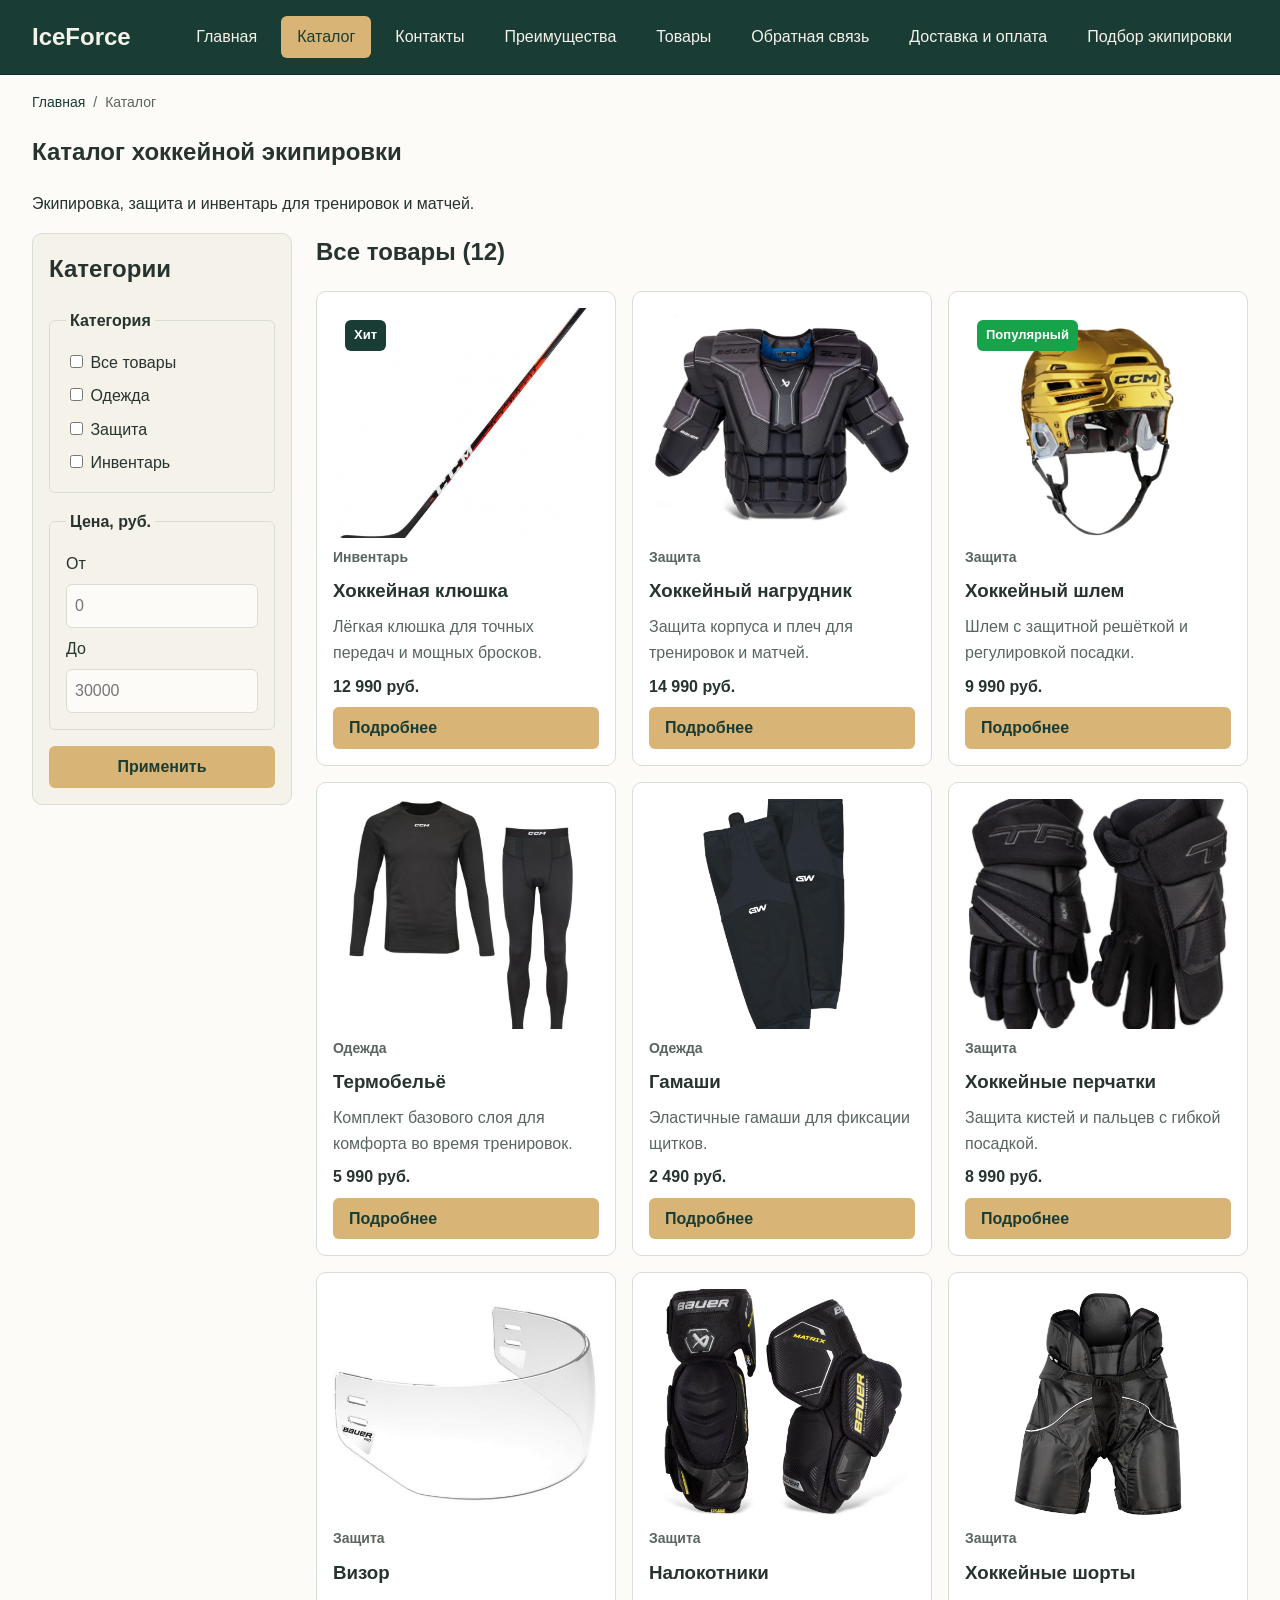
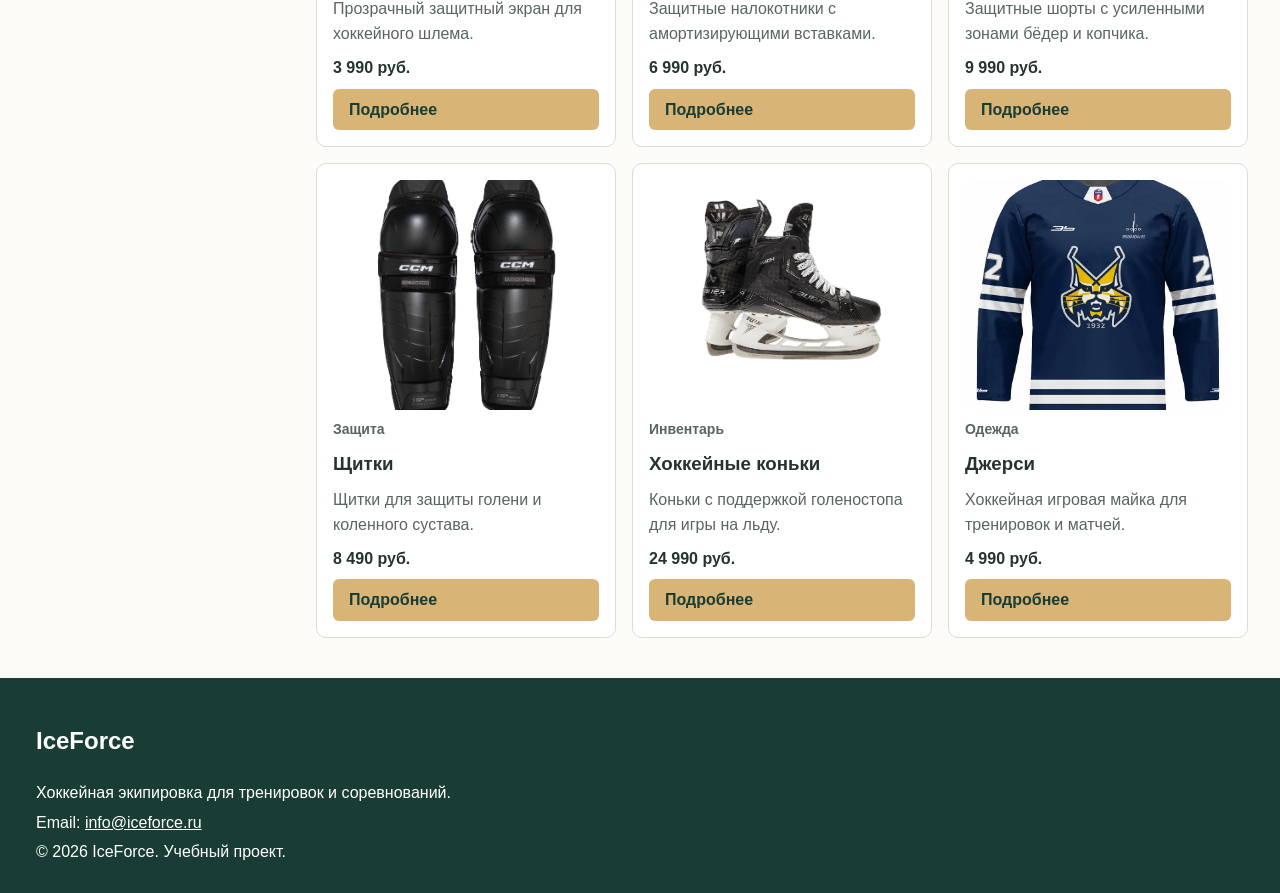
<file: catalog.html>
<!DOCTYPE html>
<html lang="ru">
<head>
  <meta charset="UTF-8">
  <meta name="viewport" content="width=device-width, initial-scale=1.0">
  <title>Каталог — IceForce</title>
  <link rel="stylesheet" href="css/style.css">
</head>
<body>
<header class="site-header">
  <div class="site-header__inner">
    <a class="site-header__logo" href="index.html">IceForce</a>
    <nav class="site-nav" aria-label="Основная навигация">
      <ul class="site-nav__list">
        <li><a class="site-nav__link" href="index.html">Главная</a></li>
        <li><a class="site-nav__link site-nav__link--active" href="catalog.html">Каталог</a></li>
        <li><a class="site-nav__link" href="contacts.html">Контакты</a></li>
        <li><a class="site-nav__link" href="index.html#advantages">Преимущества</a></li>
        <li><a class="site-nav__link" href="index.html#popular">Товары</a></li>
        <li><a class="site-nav__link" href="index.html#contacts">Обратная связь</a></li>
        <li><a class="site-nav__link" href="delivery.html">Доставка и оплата</a></li><li><a class="site-nav__link" href="size-guide.html">Подбор экипировки</a></li>
      </ul>
    </nav>
  </div>
</header>

<main>
  <div class="container">
    <nav class="breadcrumbs" aria-label="Хлебные крошки">
      <a class="breadcrumbs__link" href="index.html">Главная</a>
      <span class="breadcrumbs__current">Каталог</span>
    </nav>

    <section class="catalog-intro">
      <h1>Каталог хоккейной экипировки</h1>
      <p>Экипировка, защита и инвентарь для тренировок и матчей.</p>
    </section>

    <section class="catalog-layout">
      <aside class="catalog-filters">
        <h2>Категории</h2>
        <form class="filters-form" action="catalog.html" method="get">
          <fieldset>
            <legend>Категория</legend>
            <label><input type="checkbox" name="category" value="all"> Все товары</label>
            <label><input type="checkbox" name="category" value="clothing"> Одежда</label>
            <label><input type="checkbox" name="category" value="protection"> Защита</label>
            <label><input type="checkbox" name="category" value="equipment"> Инвентарь</label>
          </fieldset>
          <fieldset>
            <legend>Цена, руб.</legend>
            <label for="price-from">От</label>
            <input id="price-from" name="price-from" type="number" min="0" placeholder="0">
            <label for="price-to">До</label>
            <input id="price-to" name="price-to" type="number" min="0" placeholder="30000">
          </fieldset>
          <button class="button button--primary" type="submit">Применить</button>
        </form>
      </aside>

      <section class="catalog-products">
        <h2>Все товары <span>(12)</span></h2>
        <div class="products-grid">
          <article class="product-card" data-category="equipment" data-price="12990">
            <div class="product-card__image-wrapper"><span class="product-card__badge">Хит</span><img class="product-card__image" src="images/hockey-stick.jpg" alt="Хоккейная клюшка"></div>
            <p class="product-card__category">Инвентарь</p><h3 class="product-card__title">Хоккейная клюшка</h3>
            <p class="product-card__description">Лёгкая клюшка для точных передач и мощных бросков.</p><p class="product-card__price">12 990 руб.</p>
            <a class="button button--primary" href="index.html#popular">Подробнее</a>
          </article>
          <article class="product-card" data-category="protection" data-price="14990">
            <div class="product-card__image-wrapper"><img class="product-card__image" src="images/hockey-chest.jpg" alt="Хоккейный нагрудник"></div>
            <p class="product-card__category">Защита</p><h3 class="product-card__title">Хоккейный нагрудник</h3>
            <p class="product-card__description">Защита корпуса и плеч для тренировок и матчей.</p><p class="product-card__price">14 990 руб.</p>
            <a class="button button--primary" href="index.html#popular">Подробнее</a>
          </article>
          <article class="product-card" data-category="protection" data-price="9990">
            <div class="product-card__image-wrapper"><span class="product-card__badge product-card__badge--new">Популярный</span><img class="product-card__image" src="images/hockey-helmet.jpg" alt="Хоккейный шлем"></div>
            <p class="product-card__category">Защита</p><h3 class="product-card__title">Хоккейный шлем</h3>
            <p class="product-card__description">Шлем с защитной решёткой и регулировкой посадки.</p><p class="product-card__price">9 990 руб.</p>
            <a class="button button--primary" href="index.html#popular">Подробнее</a>
          </article>
          <article class="product-card" data-category="clothing" data-price="5990">
            <div class="product-card__image-wrapper"><img class="product-card__image" src="images/category-thermal.jpg" alt="Хоккейное термобельё"></div>
            <p class="product-card__category">Одежда</p><h3 class="product-card__title">Термобельё</h3>
            <p class="product-card__description">Комплект базового слоя для комфорта во время тренировок.</p><p class="product-card__price">5 990 руб.</p>
            <a class="button button--primary" href="contacts.html">Подробнее</a>
          </article>
          <article class="product-card" data-category="clothing" data-price="2490">
            <div class="product-card__image-wrapper"><img class="product-card__image" src="images/category-gamashi.jpg" alt="Хоккейные гамаши"></div>
            <p class="product-card__category">Одежда</p><h3 class="product-card__title">Гамаши</h3>
            <p class="product-card__description">Эластичные гамаши для фиксации щитков.</p><p class="product-card__price">2 490 руб.</p>
            <a class="button button--primary" href="contacts.html">Подробнее</a>
          </article>
          <article class="product-card" data-category="protection" data-price="8990">
            <div class="product-card__image-wrapper"><img class="product-card__image" src="images/category-gloves.jpg" alt="Хоккейные перчатки"></div>
            <p class="product-card__category">Защита</p><h3 class="product-card__title">Хоккейные перчатки</h3>
            <p class="product-card__description">Защита кистей и пальцев с гибкой посадкой.</p><p class="product-card__price">8 990 руб.</p>
            <a class="button button--primary" href="contacts.html">Подробнее</a>
          </article>
          <article class="product-card" data-category="protection" data-price="3990">
            <div class="product-card__image-wrapper"><img class="product-card__image" src="images/category-visor.jpg" alt="Визор для хоккейного шлема"></div>
            <p class="product-card__category">Защита</p><h3 class="product-card__title">Визор</h3>
            <p class="product-card__description">Прозрачный защитный экран для хоккейного шлема.</p><p class="product-card__price">3 990 руб.</p>
            <a class="button button--primary" href="contacts.html">Подробнее</a>
          </article>
          <article class="product-card" data-category="protection" data-price="6990">
            <div class="product-card__image-wrapper"><img class="product-card__image" src="images/category-elbow-pads.jpg" alt="Хоккейные налокотники"></div>
            <p class="product-card__category">Защита</p><h3 class="product-card__title">Налокотники</h3>
            <p class="product-card__description">Защитные налокотники с амортизирующими вставками.</p><p class="product-card__price">6 990 руб.</p>
            <a class="button button--primary" href="contacts.html">Подробнее</a>
          </article>
          <article class="product-card" data-category="protection" data-price="9990">
            <div class="product-card__image-wrapper"><img class="product-card__image" src="images/category-hockey-shorts.jpg" alt="Хоккейные шорты"></div>
            <p class="product-card__category">Защита</p><h3 class="product-card__title">Хоккейные шорты</h3>
            <p class="product-card__description">Защитные шорты с усиленными зонами бёдер и копчика.</p><p class="product-card__price">9 990 руб.</p>
            <a class="button button--primary" href="contacts.html">Подробнее</a>
          </article>
          <article class="product-card" data-category="protection" data-price="8490">
            <div class="product-card__image-wrapper"><img class="product-card__image" src="images/category-shin-guards.jpg" alt="Хоккейные щитки"></div>
            <p class="product-card__category">Защита</p><h3 class="product-card__title">Щитки</h3>
            <p class="product-card__description">Щитки для защиты голени и коленного сустава.</p><p class="product-card__price">8 490 руб.</p>
            <a class="button button--primary" href="contacts.html">Подробнее</a>
          </article>
          <article class="product-card" data-category="equipment" data-price="24990">
            <div class="product-card__image-wrapper"><img class="product-card__image" src="images/category-skates.jpg" alt="Хоккейные коньки"></div>
            <p class="product-card__category">Инвентарь</p><h3 class="product-card__title">Хоккейные коньки</h3>
            <p class="product-card__description">Коньки с поддержкой голеностопа для игры на льду.</p><p class="product-card__price">24 990 руб.</p>
            <a class="button button--primary" href="contacts.html">Подробнее</a>
          </article>
          <article class="product-card" data-category="clothing" data-price="4990">
            <div class="product-card__image-wrapper"><img class="product-card__image" src="images/category-jersey.jpg" alt="Хоккейный джерси"></div>
            <p class="product-card__category">Одежда</p><h3 class="product-card__title">Джерси</h3>
            <p class="product-card__description">Хоккейная игровая майка для тренировок и матчей.</p><p class="product-card__price">4 990 руб.</p>
            <a class="button button--primary" href="contacts.html">Подробнее</a>
          </article>
        </div>
      </section>
    </section>
  </div>
</main>

<footer class="site-footer" id="contacts">
  <div class="container">
    <h2 class="site-footer__title">IceForce</h2>
    <p>Хоккейная экипировка для тренировок и соревнований.</p>
    <p>Email: <a href="mailto:info@iceforce.ru">info@iceforce.ru</a></p>
    <p class="site-footer__copyright">© 2026 IceForce. Учебный проект.</p>
  </div>
</footer>

<button class="scroll-top" id="scroll-top" type="button">Наверх</button>
<script src="js/main.js" defer></script>
<script src="js/size-feature.js" defer></script>
</body>
</html>
</file>
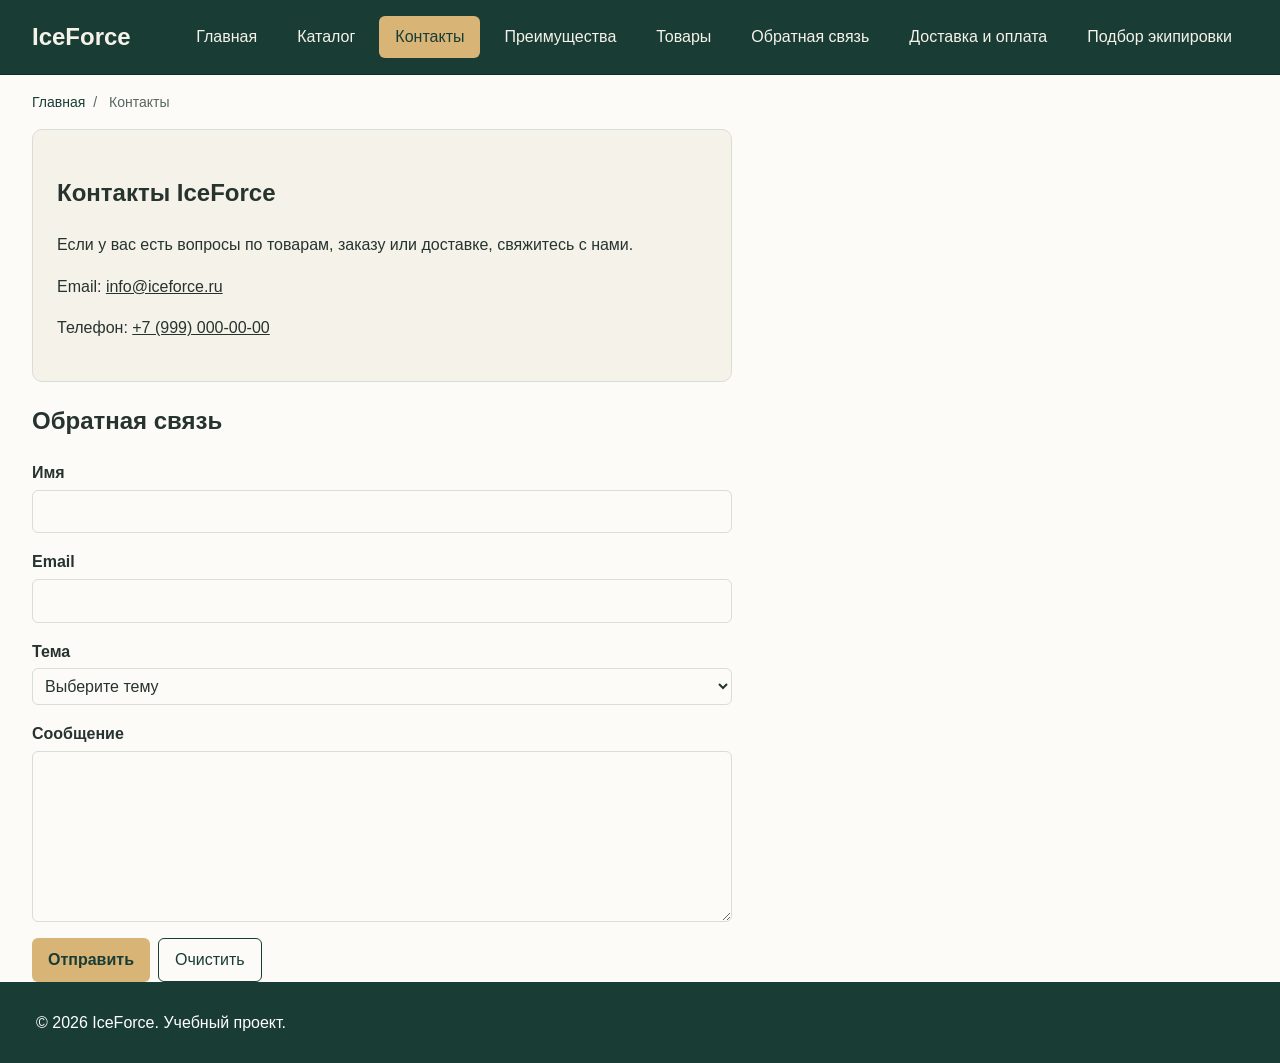
<file: contacts.html>
<!DOCTYPE html>
<html lang="ru">

<head>

    <meta charset="UTF-8">

    <meta
        name="viewport"
        content="width=device-width, initial-scale=1.0"
    >

    <title>Контакты — IceForce</title>

    <link
        rel="stylesheet"
        href="css/style.css"
    >

</head>


<body>

<header class="site-header">

    <div class="site-header__inner">

        <a
            class="site-header__logo"
            href="index.html"
        >
            IceForce
        </a>


        <nav
            class="site-nav"
            aria-label="Основная навигация"
        >

            <ul class="site-nav__list">

                <li>
                    <a
                        class="site-nav__link"
                        href="index.html"
                    >
                        Главная
                    </a>
                </li>

                <li>
                    <a
                        class="site-nav__link"
                        href="catalog.html"
                    >
                        Каталог
                    </a>
                </li>

                <li>
                    <a
                        class="site-nav__link site-nav__link--active"
                        href="contacts.html"
                    >
                        Контакты
                    </a>
                </li>

                <li>
                    <a
                        class="site-nav__link"
                        href="index.html#advantages"
                    >
                        Преимущества
                    </a>
                </li>

                <li>
                    <a
                        class="site-nav__link"
                        href="index.html#popular"
                    >
                        Товары
                    </a>
                </li>

                <li>
                    <a
                        class="site-nav__link"
                        href="index.html#contacts"
                    >
                        Обратная связь
                    </a>
                </li>
                <li><a class="site-nav__link" href="delivery.html">Доставка и оплата</a></li>
                <li><a class="site-nav__link" href="size-guide.html">Подбор экипировки</a></li>

            </ul>

        </nav>

    </div>

</header>


<main>

    <div class="container">

        <nav
            class="breadcrumbs"
            aria-label="Хлебные крошки"
        >

            <a
                class="breadcrumbs__link"
                href="index.html"
            >
                Главная
            </a>

            <span class="breadcrumbs__current">
                Контакты
            </span>

        </nav>


        <section class="contacts-info">

            <h1>
                Контакты IceForce
            </h1>

            <p>
                Если у вас есть вопросы по товарам,
                заказу или доставке, свяжитесь с нами.
            </p>

            <p>
                Email:
                <a href="mailto:info@iceforce.ru">
                    info@iceforce.ru
                </a>
            </p>

            <p>
                Телефон:
                <a href="tel:+79990000000">
                    +7 (999) 000-00-00
                </a>
            </p>

        </section>


        <section class="feedback">

            <h2>
                Обратная связь
            </h2>


            <form
                class="order-form"
                action="#"
                method="post"
            >

                <div class="order-form__field">

                    <label
                        class="order-form__label"
                        for="contact-name"
                    >
                        Имя
                    </label>

                    <input
                        class="order-form__input"
                        id="contact-name"
                        name="name"
                        type="text"
                        required
                    >

                </div>


                <div class="order-form__field">

                    <label
                        class="order-form__label"
                        for="contact-email"
                    >
                        Email
                    </label>

                    <input
                        class="order-form__input"
                        id="contact-email"
                        name="email"
                        type="email"
                        required
                    >

                </div>


                <div class="order-form__field">

                    <label
                        class="order-form__label"
                        for="contact-topic"
                    >
                        Тема
                    </label>

                    <select
                        class="order-form__select"
                        id="contact-topic"
                        name="topic"
                        required
                    >

                        <option value="">
                            Выберите тему
                        </option>

                        <option value="product">
                            Вопрос о товаре
                        </option>

                        <option value="order">
                            Заказ
                        </option>

                        <option value="delivery">
                            Доставка
                        </option>

                    </select>

                </div>


                <div class="order-form__field">

                    <label
                        class="order-form__label"
                        for="contact-message"
                    >
                        Сообщение
                    </label>

                    <textarea
                        class="order-form__textarea"
                        id="contact-message"
                        name="message"
                        rows="6"
                        required
                    ></textarea>

                </div>


                <div class="order-form__actions">

                    <button
                        class="button button--primary"
                        type="submit"
                    >
                        Отправить
                    </button>

                    <button
                        class="button button--secondary"
                        type="reset"
                    >
                        Очистить
                    </button>

                </div>

            </form>

        </section>

    </div>

</main>


<footer class="site-footer">

    <div class="container">

        <p>
            © 2026 IceForce. Учебный проект.
        </p>

    </div>

</footer>


<button
    class="scroll-top"
    id="scroll-top"
    type="button"
>
    Наверх
</button>


<script
    src="js/main.js"
    defer
></script>

</body>
</html>
</file>
<file: css/style.css>
:root {
  --color-primary: #2563eb;
  --color-primary-dark: #1d4ed8;
  --color-danger: #dc2626;
  --color-text: #1f2937;
  --color-muted: #6b7280;
  --color-bg: #ffffff;
  --color-bg-secondary: #f3f4f6;
  --color-border: #d1d5db;
  --color-white: #ffffff;

  --space-xs: 4px;
  --space-sm: 8px;
  --space-md: 16px;
  --space-lg: 24px;
  --space-xl: 40px;

  --radius-sm: 6px;
  --radius-md: 10px;
  --radius-lg: 16px;

  --container-width: 1500px;
}

* {
  box-sizing: border-box;
}

html {
  scroll-behavior: smooth;
}

body {
  margin: 0;
  color: var(--color-text);
  background-color: var(--color-bg);
  font-family: Arial, sans-serif;
  line-height: 1.6;
}

a {
  color: inherit;
}

img {
  max-width: 100%;
  height: auto;
}

button,
input,
select,
textarea {
  font: inherit;
}

/* ===============================
   Header
   =============================== */

.site-header {
  background-color: var(--color-bg-secondary);
  border-bottom: 1px solid var(--color-border);
}

.site-header__inner {
  width: min(calc(100% - 32px), var(--container-width));
  max-width: var(--container-width);
  margin: 0 auto;
  padding: var(--space-md);
  display: flex;
  align-items: center;
  justify-content: space-between;
  gap: var(--space-lg);
}

.site-header__logo {
  color: var(--color-primary);
  font-size: 24px;
  font-weight: 700;
  text-decoration: none;
}

.site-header__logo:hover {
  color: var(--color-primary-dark);
}

/* ===============================
   Navigation
   =============================== */

.site-nav__list {
  display: flex;
  flex-wrap: wrap;
  align-items: center;
  justify-content: flex-end;
  gap: var(--space-sm);
  margin: 0;
  padding: 0;
  list-style: none;
}

.site-nav__link {
  display: block;
  padding: var(--space-sm) var(--space-md);
  border-radius: var(--radius-sm);
  color: var(--color-text);
  text-decoration: none;
}

.site-nav__link:hover {
  color: var(--color-primary);
  background-color: #e5e7eb;
}

.site-nav__link:focus-visible {
  outline: 2px solid var(--color-primary);
  outline-offset: 3px;
}

.site-nav__link--active {
  color: var(--color-white);
  background-color: var(--color-primary);
}

/* ===============================
   Main
   =============================== */

main {
  width: 100%;
  max-width: var(--container-width);
  margin: 0 auto;
  padding: 0 var(--space-md);
}

.section {
  padding: var(--space-xl) 0;
}

.section h1,
.section h2 {
  margin-top: 0;
}

/* ===============================
   Hero
   =============================== */

.hero {
  margin: var(--space-lg) 0;
  padding: 60px var(--space-lg);
  min-height: 260px;
  display: flex;
  align-items: center;
  justify-content: center;
  border-radius: var(--radius-lg);
  background-image:
    linear-gradient(rgba(255, 255, 255, 0.48), rgba(255, 255, 255, 0.48)),
    url("../images/hero-background.jpg");
  background-size: cover;
  background-position: center;
  background-repeat: no-repeat;
  text-align: center;
}

.hero__content {
  max-width: 760px;
  margin: 0 auto;
}

.hero h1 {
  margin-top: 0;
  margin-bottom: var(--space-md);
  font-size: 40px;
}

.hero p {
  margin-bottom: var(--space-lg);
  color: var(--color-muted);
  font-size: 18px;
}

/* ===============================
   Advantages
   =============================== */

.advantages-grid {
  display: grid;
  grid-template-columns: repeat(3, 1fr);
  gap: var(--space-md);
}

.advantage-card {
  padding: var(--space-lg);
  border: 1px solid var(--color-border);
  border-radius: var(--radius-md);
  background-color: var(--color-bg);
}

.advantage-card h3 {
  margin-top: 0;
}

.advantage-card p {
  margin-bottom: 0;
  color: var(--color-muted);
}

/* ===============================
   Products
   =============================== */

.products-grid {
  display: grid;
  grid-template-columns: repeat(3, 1fr);
  gap: var(--space-md);
}

.product-card {
  display: flex;
  flex-direction: column;
  gap: var(--space-sm);
  padding: var(--space-md);
  border: 1px solid var(--color-border);
  border-radius: var(--radius-md);
  background-color: var(--color-bg);
}

.product-card:hover {
  border-color: var(--color-primary);
}

.product-card--featured {
  border-color: var(--color-primary);
}

.product-card--discount {
  border-color: var(--color-danger);
}

.product-card__title {
  margin: 0;
  color: var(--color-text);
}

.product-card__description {
  margin: 0;
  color: var(--color-muted);
}

.product-card__price {
  margin: 0;
  font-weight: 700;
}

.product-card--discount .product-card__price {
  color: var(--color-danger);
}

.product-card__button {
  margin-top: auto;
  align-self: flex-start;
}

/* ===============================
   Buttons
   =============================== */

.button {
  display: inline-block;
  padding: var(--space-sm) var(--space-md);
  border: none;
  border-radius: var(--radius-sm);
  font: inherit;
  text-decoration: none;
  cursor: pointer;
}

.button--primary {
  color: var(--color-white);
  background-color: var(--color-primary);
}

.button--primary:hover {
  background-color: var(--color-primary-dark);
}

.button--secondary {
  color: var(--color-primary);
  background-color: transparent;
  border: 1px solid var(--color-primary);
}

.button--secondary:hover {
  color: var(--color-white);
  background-color: var(--color-primary);
}

.button:focus-visible {
  outline: 2px solid var(--color-primary);
  outline-offset: 3px;
}

.button:disabled,
.button--disabled {
  opacity: 0.6;
  cursor: not-allowed;
}

/* ===============================
   Info block
   =============================== */

.info-block {
  margin: var(--space-xl) 0;
  padding: var(--space-lg);
  border-left: 4px solid var(--color-primary);
  background-color: var(--color-bg-secondary);
}

.info-block h2 {
  margin-top: 0;
}

/* ===============================
   Breadcrumbs
   =============================== */

.breadcrumbs {
  display: flex;
  flex-wrap: wrap;
  gap: var(--space-sm);
  margin: var(--space-md) 0;
  font-size: 14px;
}

.breadcrumbs__link {
  color: var(--color-primary);
  text-decoration: none;
}

.breadcrumbs__link:hover {
  text-decoration: underline;
}

.breadcrumbs__current {
  color: var(--color-muted);
}

.breadcrumbs__current::before {
  content: "/";
  margin-right: var(--space-sm);
}

/* ===============================
   Catalog
   =============================== */

.catalog-layout {
  display: grid;
  grid-template-columns: 260px 1fr;
  gap: var(--space-lg);
  padding-bottom: var(--space-xl);
}

.catalog-filters {
  align-self: start;
  padding: var(--space-md);
  border: 1px solid var(--color-border);
  border-radius: var(--radius-md);
  background-color: var(--color-bg-secondary);
}

.catalog-filters h2 {
  margin-top: 0;
}

.filters-form {
  display: flex;
  flex-direction: column;
  gap: var(--space-md);
}

.filters-form fieldset {
  display: flex;
  flex-direction: column;
  gap: var(--space-sm);
  margin: 0;
  padding: var(--space-md);
  border: 1px solid var(--color-border);
  border-radius: var(--radius-sm);
}

.filters-form legend {
  padding: 0 var(--space-xs);
  font-weight: 700;
}

.filters-form input[type="number"] {
  width: 100%;
  padding: var(--space-sm);
  border: 1px solid var(--color-border);
  border-radius: var(--radius-sm);
  background-color: var(--color-bg);
}

.catalog-products h2 {
  margin-top: 0;
}

/* ===============================
   Forms
   =============================== */

.order-form {
  display: flex;
  flex-direction: column;
  gap: var(--space-md);
  max-width: 700px;
}

.order-form__field {
  display: flex;
  flex-direction: column;
  gap: var(--space-xs);
}

.order-form__label {
  font-weight: 700;
}

.order-form__input,
.order-form__select,
.order-form__textarea {
  width: 100%;
  padding: var(--space-sm);
  border: 1px solid var(--color-border);
  border-radius: var(--radius-sm);
  background-color: var(--color-bg);
  color: var(--color-text);
}

.order-form__textarea {
  resize: vertical;
  min-height: 120px;
}

.order-form__input:focus,
.order-form__select:focus,
.order-form__textarea:focus {
  border-color: var(--color-primary);
  outline: 2px solid rgba(37, 99, 235, 0.2);
}

.order-form__checkbox {
  display: flex;
  align-items: flex-start;
  gap: var(--space-sm);
  cursor: pointer;
}

.order-form__checkbox input {
  margin-top: 5px;
}

.order-form__actions {
  display: flex;
  flex-wrap: wrap;
  gap: var(--space-sm);
}

/* ===============================
   Order dialog
   =============================== */

.order-dialog {
  width: min(600px, calc(100% - 32px));
  padding: 0;
  border: none;
  border-radius: var(--radius-lg);
  background-color: var(--color-bg);
  box-shadow: 0 20px 50px rgba(0, 0, 0, 0.25);
}

.order-dialog::backdrop {
  background-color: rgba(0, 0, 0, 0.55);
}

.order-dialog__content {
  position: relative;
  padding: var(--space-lg);
}

.order-dialog__title {
  margin-top: 0;
  padding-right: 40px;
}

.order-dialog__close {
  position: absolute;
  top: var(--space-md);
  right: var(--space-md);
  width: 36px;
  height: 36px;
  border: none;
  border-radius: 50%;
  background-color: transparent;
  font-size: 28px;
  line-height: 1;
  cursor: pointer;
}

.order-dialog__close:hover {
  background-color: var(--color-bg-secondary);
}

.order-dialog__close:focus-visible {
  outline: 2px solid var(--color-primary);
  outline-offset: 3px;
}

/* ===============================
   Success message
   =============================== */

.success-message {
  position: fixed;
  right: var(--space-lg);
  bottom: var(--space-lg);
  z-index: 20;
  padding: var(--space-md) var(--space-lg);
  border-radius: var(--radius-md);
  color: var(--color-white);
  background-color: #16a34a;
  box-shadow: 0 10px 30px rgba(0, 0, 0, 0.2);
}

.success-message p {
  margin: 0;
}

/* ===============================
   Contacts
   =============================== */

.contacts-info {
  max-width: 700px;
  padding: var(--space-lg);
  border: 1px solid var(--color-border);
  border-radius: var(--radius-md);
  background-color: var(--color-bg-secondary);
}

/* ===============================
   Footer
   =============================== */

.site-footer {
  margin-top: var(--space-xl);
  padding: var(--space-lg) var(--space-md);
  color: var(--color-white);
  background-color: #111827;
}

.site-footer__inner {
  max-width: var(--container-width);
  margin: 0 auto;
}

.site-footer p {
  margin: var(--space-xs) 0;
}

/* ===============================
   Scroll top
   =============================== */

.scroll-top {
  position: fixed;
  right: 24px;
  bottom: 24px;
  display: none;
  padding: var(--space-sm) var(--space-md);
  color: var(--color-white);
  background-color: var(--color-primary);
  border: none;
  border-radius: var(--radius-sm);
  cursor: pointer;
  z-index: 10;
}

.scroll-top:hover {
  background-color: var(--color-primary-dark);
}

.scroll-top:focus-visible {
  outline: 2px solid var(--color-primary);
  outline-offset: 3px;
}

.scroll-top--visible {
  display: block;
}

/* ===============================
   Responsive
   =============================== */

@media (max-width: 900px) {

  .site-header__inner {
    flex-direction: column;
    align-items: stretch;
  }

  .site-header__logo {
    text-align: center;
  }

  .site-nav__list {
    justify-content: center;
  }

  .advantages-grid {
    grid-template-columns: 1fr;
  }

  .products-grid {
    grid-template-columns: repeat(2, 1fr);
  }

  .catalog-layout {
    grid-template-columns: 1fr;
  }

}

@media (max-width: 600px) {

  .hero {
    padding: 40px var(--space-md);
  }

  .hero h1 {
    font-size: 30px;
  }

  .site-nav__list {
    flex-direction: column;
    align-items: stretch;
  }

  .site-nav__link {
    text-align: center;
  }

  .products-grid {
    grid-template-columns: 1fr;
  }

  .order-form__actions {
    flex-direction: column;
  }

  .order-form__actions .button {
    width: 100%;
  }

  .scroll-top {
    right: 16px;
    bottom: 16px;
  }

}

.product-card__image-wrapper {
    position: relative;
    overflow: hidden;
    border-radius: var(--radius-md);
    background-color: var(--color-bg-secondary);
}

.product-card__image {
    display: block;
    width: 100%;
    height: 230px;
    object-fit: cover;
}

.product-card__badge {
    position: absolute;
    top: 12px;
    left: 12px;
    z-index: 1;

    display: inline-block;
    padding: 5px 9px;

    border-radius: var(--radius-sm);

    color: var(--color-white);
    background-color: var(--color-primary);

    font-size: 13px;
    font-weight: 700;
}

.product-card__badge--new {
    background-color: #16a34a;
}

.product-card__badge--discount {
    background-color: var(--color-danger);
}

.product-card__category {
    margin: 0;

    color: var(--color-muted);

    font-size: 14px;
    font-weight: 600;
}

@media (max-width: 520px) {
    .product-card__image {
        height: 210px;
    }
}


/* Общие настройки размеров */
*,
*::before,
*::after {
  box-sizing: border-box;
}

/* Страница занимает всю высоту окна */
html {
  min-height: 100%;
}

body {
  min-height: 100vh;
  margin: 0;
  display: flex;
  flex-direction: column;
}

/* Основное содержимое растягивает страницу до футера */
main {
  flex: 1 0 auto;
  min-width: 0;
}

/* Футер */
.site-footer {
  width: 100%;
  flex-shrink: 0;
  margin-top: auto;
  padding: 24px 20px;
}

.site-footer__inner {
  width: 100%;
  max-width: var(--container-width);
  margin: 0 auto;
  display: flex;
  align-items: center;
  justify-content: space-between;
  flex-wrap: wrap;
  gap: 16px 24px;
}

.site-footer__text {
  margin: 0;
  min-width: 0;
  overflow-wrap: anywhere;
}

.site-footer__links {
  display: flex;
  flex-wrap: wrap;
  align-items: center;
  gap: 12px 20px;
  min-width: 0;
}

.site-footer__links a {
  overflow-wrap: anywhere;
}

/* Планшеты и уменьшенный масштаб */
@media (max-width: 768px) {
  .site-footer {
    padding: 20px 16px;
  }

  .site-footer__inner {
    flex-direction: column;
    align-items: flex-start;
  }

  .site-footer__links {
    max-width: 100%;
  }
}

/* Узкие экраны */
@media (max-width: 480px) {
  .site-footer {
    padding: 16px 12px;
  }

  .site-footer__links {
    flex-direction: column;
    align-items: flex-start;
    gap: 10px;
  }
}



/* Layout for the advantage cards used by index.html */
.advantages__grid {
  display: grid;
  grid-template-columns: repeat(3, minmax(0, 1fr));
  gap: var(--space-md);
}

.advantage {
  min-width: 0;
  padding: var(--space-lg);
  border: 1px solid var(--color-border);
  border-radius: var(--radius-md);
  background: var(--color-bg);
}

.advantage__title {
  margin-top: 0;
}

.advantage__text {
  margin-bottom: 0;
  color: var(--color-muted);
}

.container {
  width: min(calc(100% - 32px), var(--container-width));
  margin-left: auto;
  margin-right: auto;
}

@media (max-width: 760px) {
  .advantages__grid {
    grid-template-columns: 1fr;
  }
}

/* ===============================
   Компактные горизонтальные карусели категорий
   =============================== */
.category-featured,
.category-slider-section {
  padding-top: var(--space-xl);
  padding-bottom: var(--space-xl);
  min-width: 0;
}

.category-section__heading {
  margin-bottom: var(--space-lg);
}

.category-section__description {
  margin: 0;
  color: var(--color-muted);
}

.category-carousel-controls {
  display: flex;
  justify-content: flex-end;
  gap: 10px;
  margin: 0 0 12px;
}

.category-arrow {
  display: inline-flex;
  align-items: center;
  justify-content: center;
  width: 42px;
  height: 42px;
  border: 1px solid var(--color-border);
  border-radius: 50%;
  background: var(--color-bg);
  color: var(--color-text);
  font-size: 28px;
  line-height: 1;
  cursor: pointer;
  transition: background 160ms ease, color 160ms ease, border-color 160ms ease;
}

.category-arrow:hover:not(:disabled) {
  background: var(--color-primary);
  border-color: var(--color-primary);
  color: #fff;
}

.category-arrow:disabled {
  opacity: .35;
  cursor: default;
}

.category-arrow:focus-visible,
.category-carousel:focus-visible,
.category-slider:focus-visible {
  outline: 3px solid var(--color-primary);
  outline-offset: 3px;
}

.category-carousel,
.category-slider {
  display: flex;
  gap: var(--space-md);
  width: 100%;
  min-width: 0;
  overflow-x: auto;
  overflow-y: hidden;
  padding: 4px 4px 14px;
  scroll-snap-type: x mandatory;
  scroll-behavior: smooth;
  overscroll-behavior-x: contain;
  -webkit-overflow-scrolling: touch;
  scrollbar-width: thin;
  scrollbar-color: var(--color-border) var(--color-bg-secondary);
}

.category-carousel::-webkit-scrollbar,
.category-slider::-webkit-scrollbar { height: 7px; }
.category-carousel::-webkit-scrollbar-thumb,
.category-slider::-webkit-scrollbar-thumb {
  background: var(--color-border);
  border-radius: 999px;
}
.category-carousel::-webkit-scrollbar-track,
.category-slider::-webkit-scrollbar-track {
  background: var(--color-bg-secondary);
  border-radius: 999px;
}

.category-grid {
  display: flex;
  flex: 0 0 auto;
  gap: var(--space-md);
  min-width: 0;
}

.category-card {
  display: flex;
  flex: 0 0 300px;
  flex-direction: column;
  min-width: 0;
  overflow: hidden;
  aspect-ratio: 1 / 1;
  border: 1px solid var(--color-border);
  border-radius: var(--radius-lg);
  background: var(--color-bg-secondary);
  color: var(--color-text);
  text-decoration: none;
  scroll-snap-align: start;
  transition: transform 180ms ease, border-color 180ms ease, box-shadow 180ms ease;
}

.category-card:hover,
.category-slide:hover {
  transform: translateY(-2px);
  border-color: var(--color-primary);
  box-shadow: 0 8px 22px rgba(0, 0, 0, .07);
}

.category-card:focus-visible,
.category-slide:focus-visible {
  outline: 3px solid var(--color-primary);
  outline-offset: 3px;
}

.category-card__image {
  display: block;
  width: 100%;
  height: 62%;
  min-height: 0;
  object-fit: contain;
  padding: var(--space-md);
  background: var(--color-bg-secondary);
}

.category-card__content {
  display: flex;
  flex: 1;
  flex-direction: column;
  align-items: flex-start;
  min-height: 0;
  padding: 0 var(--space-md) var(--space-md);
}

.category-card__title,
.category-slide__title {
  margin: 0 0 var(--space-xs);
  font-size: 19px;
  line-height: 1.25;
}

.category-card__description {
  margin: 0 0 var(--space-sm);
  color: var(--color-muted);
  font-size: 13px;
  line-height: 1.4;
}

.category-card__link,
.category-slide__link {
  margin-top: auto;
  color: var(--color-primary);
  font-weight: 700;
  font-size: 13px;
}

.category-slider-section__heading {
  display: flex;
  align-items: flex-end;
  justify-content: space-between;
  gap: var(--space-md);
}

.category-slider {
  display: flex;
}

.category-slide {
  display: flex;
  flex: 0 0 220px;
  flex-direction: column;
  min-width: 0;
  padding: var(--space-md);
  border: 1px solid var(--color-border);
  border-radius: var(--radius-lg);
  background: var(--color-bg);
  color: var(--color-text);
  text-decoration: none;
  scroll-snap-align: start;
  transition: border-color 180ms ease, transform 180ms ease, box-shadow 180ms ease;
}

.category-slide__image {
  display: block;
  width: 100%;
  aspect-ratio: 1 / 1;
  margin-bottom: var(--space-md);
  border-radius: var(--radius-md);
  background: var(--color-bg-secondary);
  object-fit: contain;
}

.category-slide__title { font-size: 17px; }
.category-slide__link { margin-top: var(--space-sm); }

@media (max-width: 700px) {
  .category-card { flex-basis: 235px; }
  .category-slide { flex-basis: 190px; }
  .category-arrow { width: 38px; height: 38px; }
}

@media (max-width: 480px) {
  .category-card { flex-basis: 78vw; max-width: 280px; }
  .category-slide { flex-basis: 72vw; max-width: 230px; }
  .category-section__heading { margin-bottom: var(--space-md); }
  .category-slider-section__heading { align-items: flex-start; }
}

@media (min-width: 1500px) {
  .hero h1, .hero__title { font-size: clamp(36px, 2.5vw, 44px); }
}


/* ===== Новая цветовая тема IceForce ===== */

:root {
  --color-primary: #193D35;
  --color-primary-dark: #102D27;
  --color-danger: #B94A48;
  --color-text: #26332F;
  --color-muted: #59665F;
  --color-bg: #FCFBF7;
  --color-bg-secondary: #F5F2E9;
  --color-border: #D8DED5;
  --color-white: #FFFFFF;
}

/* Шапка и логотип */
.site-header {
  background-color: #193D35;
  border-bottom-color: #102D27;
}

.site-header__logo,
.site-header__logo:hover {
  color: #F5F2E9;
}

.site-nav__link {
  color: #F5F2E9;
}

.site-nav__link:hover {
  color: #193D35;
  background-color: #E5E9DF;
}

.site-nav__link--active {
  color: #193D35;
  background-color: #D9B477;
}

/* Первый экран: контрастный текст поверх фотографии */
.hero {
  background-image:
    linear-gradient(
      rgba(15, 39, 33, 0.68),
      rgba(15, 39, 33, 0.68)
    ),
    url("../images/hero-background.jpg");
  background-size: cover;
  background-position: center;
}

.hero h1 {
  color: #FFFFFF;
}

.hero p {
  color: #FFFFFF;
}

/* Главная кнопка */
.button--primary {
  color: #193D35;
  background-color: #D9B477;
  font-weight: 700;
}

.button--primary:hover {
  color: #193D35;
  background-color: #E8C993;
}

/* Карточки товаров */
.product-card,
.advantage,
.category-card {
  background-color: #FFFFFF;
}

.product-card,
.advantage {
  border-color: #D8DED5;
}

.product-card:hover,
.product-card--featured {
  border-color: #C77B45;
}

/* Блоки фильтров и информации */
.catalog-filters,
.contacts-info,
.info-block {
  background-color: #F5F2E9;
}

/* Нижняя часть сайта */
.site-footer {
  background-color: #193D35;
  color: #FFFFFF;
}

/* Выделение элементов при наведении */
.category-arrow:hover:not(:disabled) {
  background-color: #193D35;
  border-color: #193D35;
  color: #FFFFFF;
}


/* ===== Премиальные карточки преимуществ IceForce ===== */

.advantage {
  position: relative;
  overflow: hidden;
  padding: 27px 25px 25px 28px;
  background: linear-gradient(
    135deg,
    #FFFFFF 0%,
    #F7F5EE 100%
  );
  border: 1px solid #D9DED5;
  border-radius: 10px;
  box-shadow: 0 4px 14px rgba(25, 61, 53, 0.045);
  transition:
    transform 0.25s ease,
    box-shadow 0.25s ease,
    border-color 0.25s ease;
}

/* Медный акцент слева */
.advantage::before {
  content: "";
  position: absolute;
  top: 0;
  left: 0;
  width: 4px;
  height: 100%;
  background: #C77B45;
  opacity: 0.85;
  transition: width 0.25s ease;
}

/* Заголовок карточки */
.advantage h3 {
  margin-top: 0;
  margin-bottom: 14px;
  color: #193D35;
  font-size: 17px;
  font-weight: 700;
  line-height: 1.4;
}

/* Описание */
.advantage p {
  margin-bottom: 0;
  color: #59665F;
  font-size: 14px;
  line-height: 1.75;
}

/* Эффект при наведении */
.advantage:hover {
  transform: translateY(-4px);
  border-color: #C7A47A;
  box-shadow: 0 10px 26px rgba(25, 61, 53, 0.10);
}

.advantage:hover::before {
  width: 6px;
}

/* Учитываем настройки уменьшения анимации */
@media (prefers-reduced-motion: reduce) {
  .advantage,
  .advantage::before {
    transition: none;
  }

  .advantage:hover {
    transform: none;
  }
}
</file>
